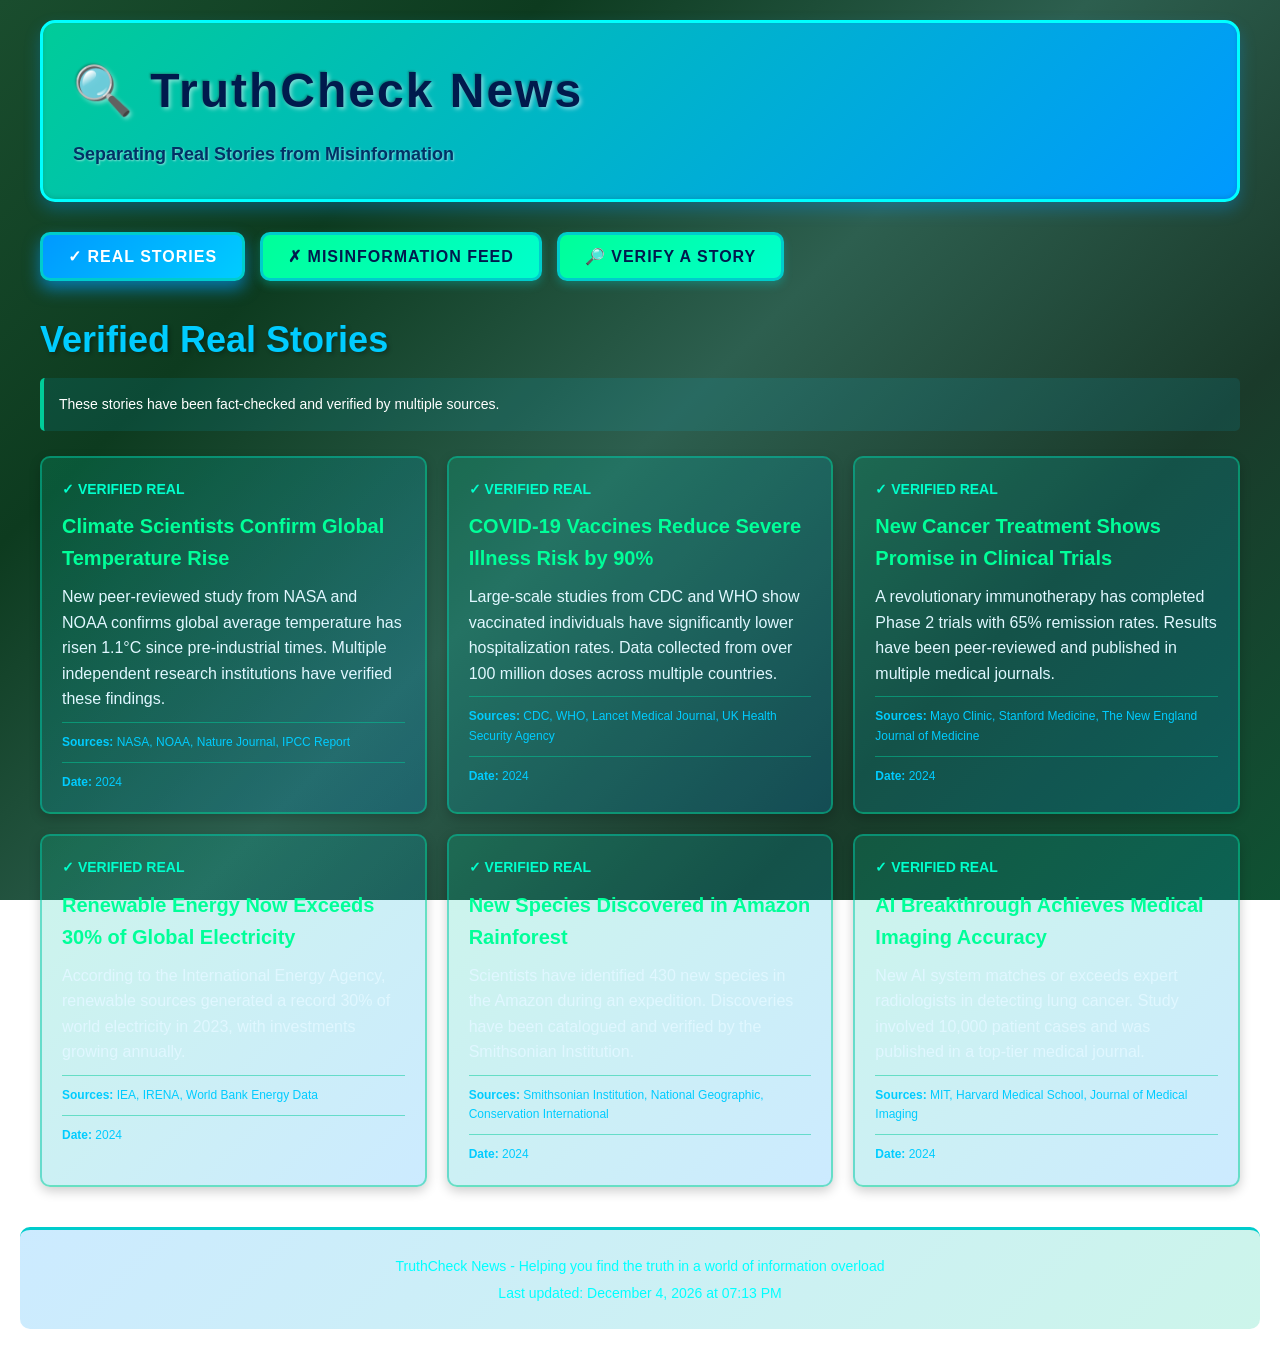
<file: blog/index.html>
<!DOCTYPE html>
<html lang="en">
<head>
    <meta charset="UTF-8">
    <meta name="viewport" content="width=device-width, initial-scale=1.0">
    <title>TruthCheck News - Real Stories vs Misinformation</title>
    <link rel="stylesheet" href="styles.css">
</head>
<body>
    <div class="container">
        <header>
            <div class="header-content">
                <h1>🔍 TruthCheck News</h1>
                <p class="tagline">Separating Real Stories from Misinformation</p>
            </div>
        </header>

        <nav class="tabs">
            <button class="tab-button active" onclick="switchTab('real')">✓ Real Stories</button>
            <button class="tab-button" onclick="switchTab('misinformation')">✗ Misinformation Feed</button>
            <button class="tab-button" onclick="switchTab('verify')">🔎 Verify a Story</button>
        </nav>

        <!-- Real Stories Tab -->
        <div id="real" class="tab-content active">
            <h2>Verified Real Stories</h2>
            <p class="section-info">These stories have been fact-checked and verified by multiple sources.</p>
            <div class="stories-grid" id="realStories">
                <!-- Stories will be loaded here -->
            </div>
        </div>

        <!-- Misinformation Tab -->
        <div id="misinformation" class="tab-content">
            <h2>⚠️ Common Misinformation</h2>
            <p class="section-info">Examples of false stories circulating online. Learn to spot the red flags!</p>
            <div class="stories-grid" id="misinformationStories">
                <!-- Stories will be loaded here -->
            </div>
        </div>

        <!-- Verify Tab -->
        <div id="verify" class="tab-content">
            <h2>Verify a Story</h2>
            <div class="verify-form">
                <input type="text" id="verifyInput" placeholder="Enter a news headline or story..." class="search-input">
                <button onclick="verifyStory()" class="verify-btn">Check Story</button>
            </div>
            <div id="verifyResult" class="verify-result"></div>
        </div>
    </div>

    <footer>
        <p>TruthCheck News - Helping you find the truth in a world of information overload</p>
        <p>Last updated: <span id="lastUpdate"></span></p>
    </footer>

    <script src="script.js"></script>
</body>
</html>
</file>
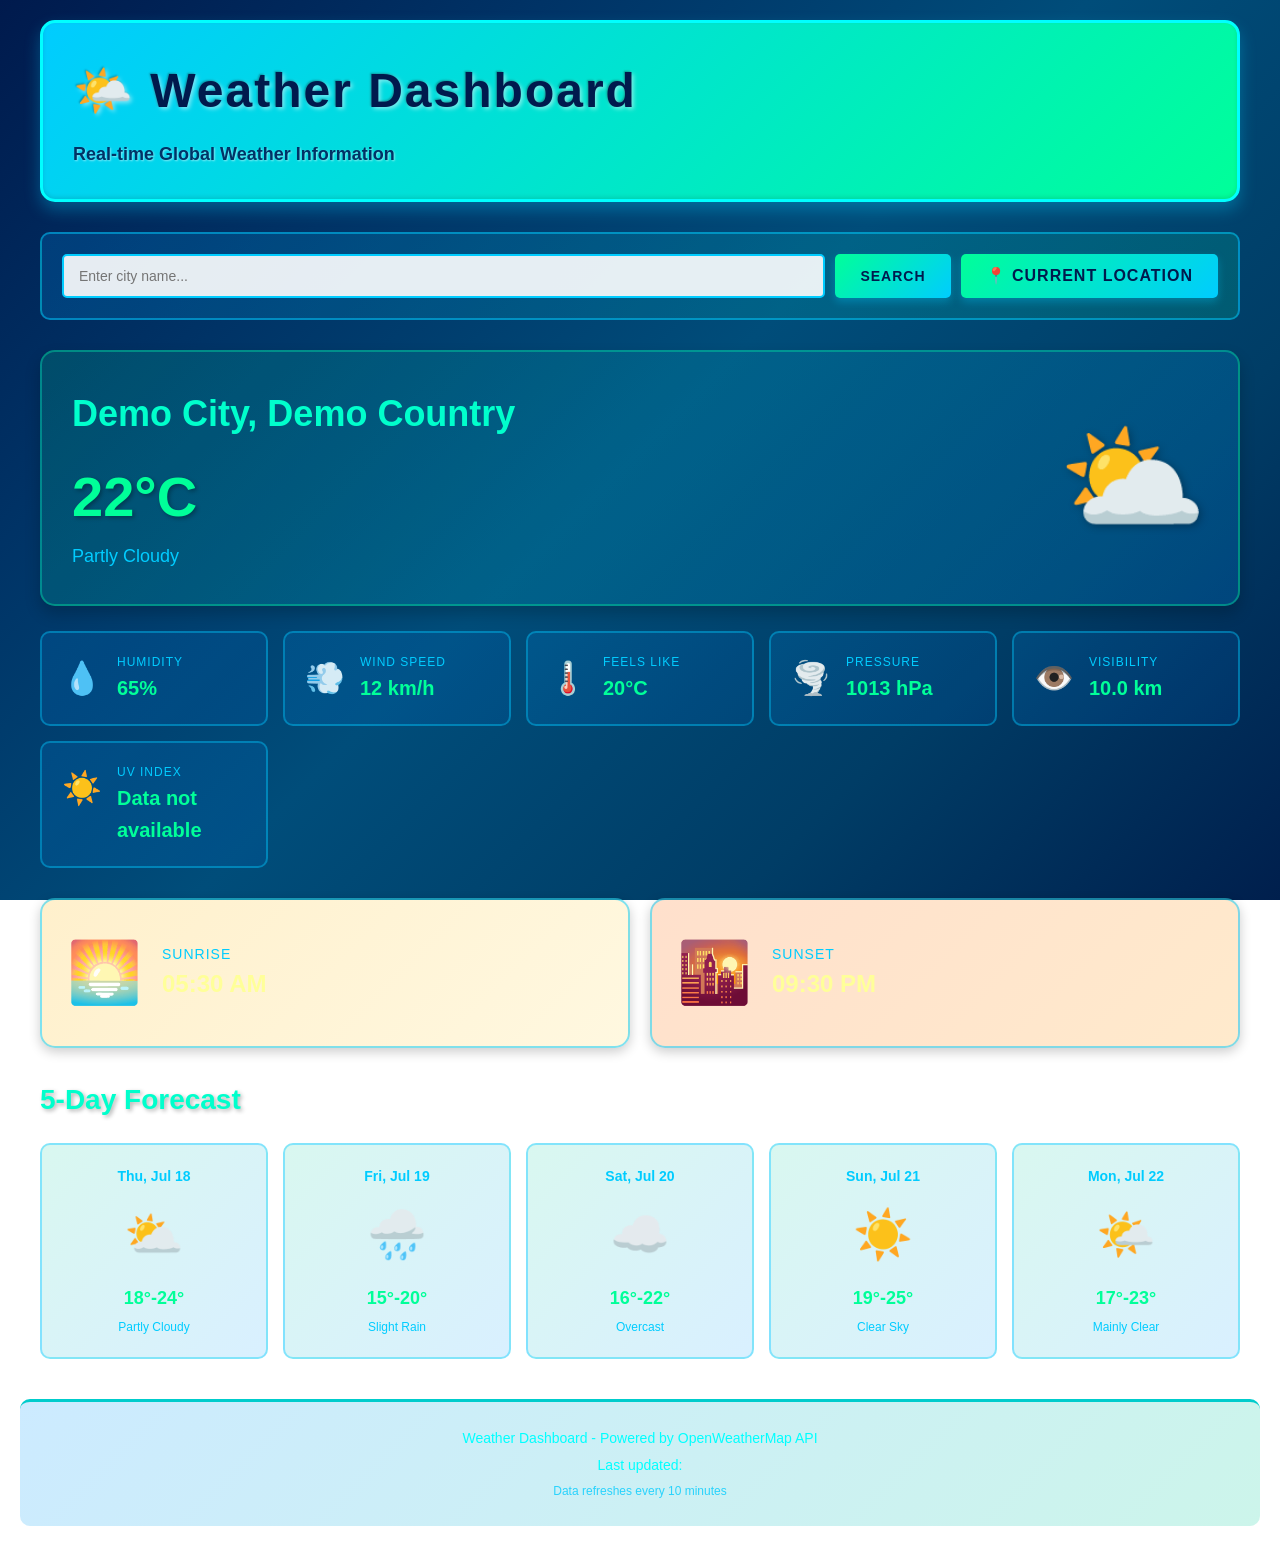
<file: weather/index.html>
<!DOCTYPE html>
<html lang="en">
<head>
    <meta charset="UTF-8">
    <meta name="viewport" content="width=device-width, initial-scale=1.0">
    <title>Weather Dashboard - Real-time Weather Data</title>
    <link rel="stylesheet" href="styles.css">
</head>
<body>
    <div class="container">
        <header>
            <div class="header-content">
                <h1>🌤️ Weather Dashboard</h1>
                <p class="tagline">Real-time Global Weather Information</p>
            </div>
        </header>

        <div class="search-section">
            <div class="search-box">
                <input type="text" id="cityInput" placeholder="Enter city name..." class="search-input">
                <button onclick="searchWeather()" class="search-btn">Search</button>
                <button onclick="getCurrentLocation()" class="location-btn">📍 Current Location</button>
            </div>
            <div id="loadingSpinner" class="loading-spinner" style="display: none;">
                <div class="spinner"></div>
                <p>Fetching weather data...</p>
            </div>
        </div>

        <div id="errorMessage" class="error-message" style="display: none;"></div>

        <!-- Current Weather Section -->
        <div id="currentWeather" class="weather-section" style="display: none;">
            <div class="weather-card main-card">
                <div class="city-info">
                    <h2 id="cityName"></h2>
                    <p id="temperature" class="temperature"></p>
                    <p id="weatherDesc" class="weather-desc"></p>
                </div>
                <div class="weather-icon" id="weatherIcon"></div>
            </div>

            <!-- Weather Details Grid -->
            <div class="details-grid">
                <div class="detail-card">
                    <div class="detail-icon">💧</div>
                    <div class="detail-content">
                        <p class="detail-label">Humidity</p>
                        <p class="detail-value" id="humidity"></p>
                    </div>
                </div>

                <div class="detail-card">
                    <div class="detail-icon">💨</div>
                    <div class="detail-content">
                        <p class="detail-label">Wind Speed</p>
                        <p class="detail-value" id="windSpeed"></p>
                    </div>
                </div>

                <div class="detail-card">
                    <div class="detail-icon">🌡️</div>
                    <div class="detail-content">
                        <p class="detail-label">Feels Like</p>
                        <p class="detail-value" id="feelsLike"></p>
                    </div>
                </div>

                <div class="detail-card">
                    <div class="detail-icon">🌪️</div>
                    <div class="detail-content">
                        <p class="detail-label">Pressure</p>
                        <p class="detail-value" id="pressure"></p>
                    </div>
                </div>

                <div class="detail-card">
                    <div class="detail-icon">👁️</div>
                    <div class="detail-content">
                        <p class="detail-label">Visibility</p>
                        <p class="detail-value" id="visibility"></p>
                    </div>
                </div>

                <div class="detail-card">
                    <div class="detail-icon">☀️</div>
                    <div class="detail-content">
                        <p class="detail-label">UV Index</p>
                        <p class="detail-value" id="uvIndex"></p>
                    </div>
                </div>
            </div>
        </div>

        <!-- Sunrise/Sunset Section -->
        <div id="sunSection" class="sun-section" style="display: none;">
            <div class="sun-card sunrise-card">
                <div class="sun-icon">🌅</div>
                <div class="sun-content">
                    <p class="sun-label">Sunrise</p>
                    <p class="sun-time" id="sunrise"></p>
                </div>
            </div>
            <div class="sun-card sunset-card">
                <div class="sun-icon">🌇</div>
                <div class="sun-content">
                    <p class="sun-label">Sunset</p>
                    <p class="sun-time" id="sunset"></p>
                </div>
            </div>
        </div>

        <!-- 5-Day Forecast Section -->
        <div id="forecastSection" class="forecast-section" style="display: none;">
            <h3>5-Day Forecast</h3>
            <div class="forecast-grid" id="forecastGrid">
                <!-- Forecast cards will be loaded here -->
            </div>
        </div>

        <!-- Weather Alerts Section -->
        <div id="alertsSection" class="alerts-section" style="display: none;">
            <h3>⚠️ Weather Alerts</h3>
            <div id="alertsList" class="alerts-list">
                <!-- Alerts will be loaded here -->
            </div>
        </div>

        <!-- Air Quality Section -->
        <div id="airQualitySection" class="air-quality-section" style="display: none;">
            <h3>🌬️ Air Quality</h3>
            <div class="aq-grid">
                <div class="aq-card">
                    <p class="aq-label">AQI</p>
                    <p class="aq-value" id="aqiValue"></p>
                    <p class="aq-status" id="aqiStatus"></p>
                </div>
                <div class="aq-card">
                    <p class="aq-label">PM2.5</p>
                    <p class="aq-value" id="pm25"></p>
                </div>
                <div class="aq-card">
                    <p class="aq-label">PM10</p>
                    <p class="aq-value" id="pm10"></p>
                </div>
                <div class="aq-card">
                    <p class="aq-label">O₃</p>
                    <p class="aq-value" id="ozone"></p>
                </div>
            </div>
        </div>
    </div>

    <footer>
        <p>Weather Dashboard - Powered by OpenWeatherMap API</p>
        <p>Last updated: <span id="lastUpdate"></span></p>
        <p class="footer-note">Data refreshes every 10 minutes</p>
    </footer>

    <script src="script.js"></script>
</body>
</html>
</file>
<file: blog/styles.css>
* {
    margin: 0;
    padding: 0;
    box-sizing: border-box;
}

body {
    font-family: 'Trebuchet MS', Arial, sans-serif;
    background: linear-gradient(135deg, #1a4d2e 0%, #0d3b1f 25%, #2d5f4f 50%, #1a3a2a 75%, #0f5233 100%);
    background-attachment: fixed;
    color: #333;
    line-height: 1.6;
    min-height: 100vh;
    padding: 20px;
}

.container {
    max-width: 1200px;
    margin: 0 auto;
}

/* Header */
header {
    background: linear-gradient(135deg, #00cc99 0%, #0099ff 100%);
    padding: 30px;
    border-radius: 15px;
    box-shadow: 0 8px 16px rgba(0, 153, 255, 0.3), inset 0 -2px 4px rgba(0, 0, 0, 0.1);
    margin-bottom: 30px;
    border: 3px solid #00ffff;
}

header h1 {
    color: #001a4d;
    font-size: 48px;
    text-shadow: 2px 2px 4px rgba(255, 255, 255, 0.5), -1px -1px 2px rgba(0, 0, 0, 0.3);
    margin-bottom: 10px;
    font-weight: 900;
    letter-spacing: 2px;
}

.tagline {
    color: #003366;
    font-size: 18px;
    font-weight: bold;
    text-shadow: 1px 1px 2px rgba(255, 255, 255, 0.5);
}

/* Navigation Tabs */
.tabs {
    display: flex;
    gap: 15px;
    margin-bottom: 30px;
    flex-wrap: wrap;
}

.tab-button {
    padding: 12px 25px;
    font-size: 16px;
    border: 3px solid #00cccc;
    background: linear-gradient(135deg, #00ff99 0%, #00ffcc 100%);
    color: #001a4d;
    border-radius: 10px;
    cursor: pointer;
    font-weight: bold;
    transition: all 0.3s ease;
    box-shadow: 0 4px 8px rgba(0, 204, 204, 0.3);
    text-transform: uppercase;
    letter-spacing: 1px;
}

.tab-button:hover {
    background: linear-gradient(135deg, #00ffff 0%, #00ff99 100%);
    box-shadow: 0 6px 12px rgba(0, 255, 255, 0.5);
    transform: translateY(-2px);
}

.tab-button.active {
    background: linear-gradient(135deg, #0099ff 0%, #00ccff 100%);
    box-shadow: 0 8px 16px rgba(0, 153, 255, 0.6);
    color: #fff;
}

/* Tab Content */
.tab-content {
    display: none;
    animation: fadeIn 0.5s ease-in;
}

.tab-content.active {
    display: block;
}

@keyframes fadeIn {
    from {
        opacity: 0;
        transform: translateY(10px);
    }
    to {
        opacity: 1;
        transform: translateY(0);
    }
}

.tab-content h2 {
    color: #00ccff;
    font-size: 36px;
    margin-bottom: 10px;
    text-shadow: 2px 2px 4px rgba(0, 0, 0, 0.3);
}

.section-info {
    background: rgba(0, 204, 255, 0.1);
    padding: 15px;
    border-left: 4px solid #00cc99;
    margin-bottom: 25px;
    border-radius: 5px;
    color: #fff;
    font-size: 14px;
}

/* Stories Grid */
.stories-grid {
    display: grid;
    grid-template-columns: repeat(auto-fill, minmax(350px, 1fr));
    gap: 20px;
    margin-bottom: 30px;
}

.story-card {
    border-radius: 10px;
    padding: 20px;
    box-shadow: 0 4px 12px rgba(0, 0, 0, 0.2);
    transition: all 0.3s ease;
    border-left: 5px solid;
}

.story-card:hover {
    transform: translateY(-5px);
    box-shadow: 0 8px 20px rgba(0, 0, 0, 0.3);
}

/* Real Stories - Blue/Green Theme */
.story-card.real {
    background: linear-gradient(135deg, rgba(0, 204, 153, 0.2), rgba(0, 153, 255, 0.2));
    border-left-color: #00cc99;
    border: 2px solid rgba(0, 204, 153, 0.5);
}

.story-card.real .story-header {
    color: #00ffcc;
    font-weight: bold;
    margin-bottom: 10px;
    font-size: 14px;
}

.story-card.real h3 {
    color: #00ff99;
    margin-bottom: 10px;
    font-size: 20px;
}

.story-card.real p {
    color: #e0f7ff;
}

.story-card.real .sources {
    color: #00ccff;
    font-size: 12px;
    margin-top: 10px;
    padding-top: 10px;
    border-top: 1px solid rgba(0, 204, 153, 0.5);
}

/* Misinformation Stories - Red Theme */
.story-card.misinformation {
    background: linear-gradient(135deg, rgba(255, 0, 0, 0.15), rgba(255, 100, 0, 0.15));
    border-left-color: #ff3333;
    border: 2px solid rgba(255, 51, 51, 0.5);
}

.story-card.misinformation .story-header {
    color: #ff6666;
    font-weight: bold;
    margin-bottom: 10px;
    font-size: 14px;
}

.story-card.misinformation h3 {
    color: #ff4444;
    margin-bottom: 10px;
    font-size: 20px;
}

.story-card.misinformation p {
    color: #ffcccc;
}

.story-card.misinformation .red-flags {
    background: rgba(255, 51, 51, 0.2);
    padding: 10px;
    margin-top: 10px;
    border-radius: 5px;
    color: #ffaaaa;
    font-size: 12px;
    border-left: 3px solid #ff3333;
}

/* Verify Section */
.verify-form {
    background: linear-gradient(135deg, rgba(0, 153, 255, 0.2), rgba(0, 204, 153, 0.2));
    padding: 25px;
    border-radius: 10px;
    border: 2px solid rgba(0, 204, 255, 0.5);
    margin-bottom: 25px;
    display: flex;
    gap: 10px;
    flex-wrap: wrap;
}

.search-input {
    flex: 1;
    min-width: 250px;
    padding: 12px 15px;
    border: 2px solid #00ccff;
    border-radius: 5px;
    font-size: 14px;
    background: rgba(255, 255, 255, 0.9);
    color: #333;
    font-family: 'Trebuchet MS', Arial, sans-serif;
}

.search-input:focus {
    outline: none;
    border-color: #00ff99;
    box-shadow: 0 0 10px rgba(0, 255, 153, 0.5);
}

.verify-btn {
    padding: 12px 30px;
    background: linear-gradient(135deg, #00ff99 0%, #00ccff 100%);
    color: #001a4d;
    border: none;
    border-radius: 5px;
    font-weight: bold;
    cursor: pointer;
    font-size: 14px;
    transition: all 0.3s ease;
    box-shadow: 0 4px 8px rgba(0, 204, 255, 0.3);
    text-transform: uppercase;
    letter-spacing: 1px;
}

.verify-btn:hover {
    box-shadow: 0 6px 12px rgba(0, 255, 153, 0.5);
    transform: translateY(-2px);
}

/* Verify Result */
.verify-result {
    margin-top: 20px;
    padding: 20px;
    border-radius: 10px;
    display: none;
}

.verify-result.show {
    display: block;
}

.result-real {
    background: linear-gradient(135deg, rgba(0, 204, 153, 0.3), rgba(0, 153, 255, 0.3));
    border: 2px solid #00cc99;
    color: #00ff99;
}

.result-fake {
    background: linear-gradient(135deg, rgba(255, 0, 0, 0.3), rgba(255, 100, 0, 0.3));
    border: 2px solid #ff3333;
    color: #ffaaaa;
}

.result-unknown {
    background: linear-gradient(135deg, rgba(255, 200, 0, 0.3), rgba(255, 150, 0, 0.3));
    border: 2px solid #ffcc00;
    color: #ffff99;
}

/* Footer */
footer {
    background: linear-gradient(135deg, rgba(0, 153, 255, 0.2), rgba(0, 204, 153, 0.2));
    padding: 20px;
    border-radius: 10px;
    border-top: 3px solid #00cccc;
    text-align: center;
    color: #00ffff;
    margin-top: 40px;
    font-size: 14px;
}

footer p {
    margin: 5px 0;
}

/* Responsive */
@media (max-width: 768px) {
    header h1 {
        font-size: 32px;
    }

    .stories-grid {
        grid-template-columns: 1fr;
    }

    .tabs {
        flex-direction: column;
    }

    .tab-button {
        width: 100%;
    }

    .verify-form {
        flex-direction: column;
    }

    .search-input {
        min-width: 100%;
    }
}
</file>
<file: weather/styles.css>
* {
    margin: 0;
    padding: 0;
    box-sizing: border-box;
}

body {
    font-family: 'Trebuchet MS', Arial, sans-serif;
    background: linear-gradient(135deg, #001a4d 0%, #003366 25%, #004d7a 50%, #003d66 75%, #001f4d 100%);
    background-attachment: fixed;
    color: #333;
    line-height: 1.6;
    min-height: 100vh;
    padding: 20px;
}

.container {
    max-width: 1200px;
    margin: 0 auto;
}

/* Header */
header {
    background: linear-gradient(135deg, #00ccff 0%, #00ff99 100%);
    padding: 30px;
    border-radius: 15px;
    box-shadow: 0 8px 16px rgba(0, 204, 255, 0.3), inset 0 -2px 4px rgba(0, 0, 0, 0.1);
    margin-bottom: 30px;
    border: 3px solid #00ffff;
}

header h1 {
    color: #001a4d;
    font-size: 48px;
    text-shadow: 2px 2px 4px rgba(255, 255, 255, 0.5), -1px -1px 2px rgba(0, 0, 0, 0.3);
    margin-bottom: 10px;
    font-weight: 900;
    letter-spacing: 2px;
}

.tagline {
    color: #003366;
    font-size: 18px;
    font-weight: bold;
    text-shadow: 1px 1px 2px rgba(255, 255, 255, 0.5);
}

/* Search Section */
.search-section {
    margin-bottom: 30px;
}

.search-box {
    display: flex;
    gap: 10px;
    flex-wrap: wrap;
    background: linear-gradient(135deg, rgba(0, 153, 255, 0.2), rgba(0, 204, 153, 0.2));
    padding: 20px;
    border-radius: 10px;
    border: 2px solid rgba(0, 204, 255, 0.5);
}

.search-input {
    flex: 1;
    min-width: 250px;
    padding: 12px 15px;
    border: 2px solid #00ccff;
    border-radius: 5px;
    font-size: 14px;
    background: rgba(255, 255, 255, 0.9);
    color: #333;
    font-family: 'Trebuchet MS', Arial, sans-serif;
}

.search-input:focus {
    outline: none;
    border-color: #00ff99;
    box-shadow: 0 0 10px rgba(0, 255, 153, 0.5);
}

.search-btn, .location-btn {
    padding: 12px 25px;
    background: linear-gradient(135deg, #00ff99 0%, #00ccff 100%);
    color: #001a4d;
    border: none;
    border-radius: 5px;
    font-weight: bold;
    cursor: pointer;
    font-size: 14px;
    transition: all 0.3s ease;
    box-shadow: 0 4px 8px rgba(0, 204, 255, 0.3);
    text-transform: uppercase;
    letter-spacing: 1px;
}

.search-btn:hover, .location-btn:hover {
    box-shadow: 0 6px 12px rgba(0, 255, 153, 0.5);
    transform: translateY(-2px);
}

.location-btn {
    font-size: 16px;
}

/* Loading Spinner */
.loading-spinner {
    text-align: center;
    padding: 30px;
    background: rgba(0, 204, 255, 0.1);
    border-radius: 10px;
    border: 2px dashed #00ccff;
}

.spinner {
    border: 4px solid rgba(0, 204, 255, 0.2);
    border-top: 4px solid #00ff99;
    border-radius: 50%;
    width: 40px;
    height: 40px;
    animation: spin 1s linear infinite;
    margin: 0 auto 10px;
}

@keyframes spin {
    0% { transform: rotate(0deg); }
    100% { transform: rotate(360deg); }
}

.loading-spinner p {
    color: #00ffcc;
    font-weight: bold;
}

/* Error Message */
.error-message {
    background: linear-gradient(135deg, rgba(255, 0, 0, 0.2), rgba(255, 100, 0, 0.2));
    border: 2px solid #ff3333;
    border-radius: 10px;
    padding: 20px;
    color: #ffaaaa;
    margin-bottom: 20px;
    font-weight: bold;
}

/* Weather Section */
.weather-section {
    margin-bottom: 30px;
}

.weather-card {
    border-radius: 15px;
    padding: 30px;
    background: linear-gradient(135deg, rgba(0, 204, 153, 0.2), rgba(0, 153, 255, 0.2));
    border: 2px solid rgba(0, 204, 153, 0.5);
    box-shadow: 0 8px 16px rgba(0, 0, 0, 0.2);
    transition: all 0.3s ease;
}

.weather-card:hover {
    transform: translateY(-5px);
    box-shadow: 0 12px 24px rgba(0, 204, 255, 0.3);
}

.main-card {
    display: flex;
    justify-content: space-between;
    align-items: center;
    flex-wrap: wrap;
    gap: 20px;
    margin-bottom: 25px;
}

.city-info h2 {
    color: #00ffcc;
    font-size: 36px;
    margin-bottom: 10px;
}

.temperature {
    color: #00ff99;
    font-size: 56px;
    font-weight: bold;
    text-shadow: 2px 2px 4px rgba(0, 0, 0, 0.3);
}

.weather-desc {
    color: #00ccff;
    font-size: 18px;
    text-transform: capitalize;
}

.weather-icon {
    font-size: 120px;
    text-shadow: 2px 2px 8px rgba(0, 0, 0, 0.3);
}

/* Details Grid */
.details-grid {
    display: grid;
    grid-template-columns: repeat(auto-fit, minmax(200px, 1fr));
    gap: 15px;
    margin-bottom: 30px;
}

.detail-card {
    background: linear-gradient(135deg, rgba(0, 153, 255, 0.15), rgba(0, 102, 204, 0.15));
    border: 2px solid rgba(0, 204, 255, 0.4);
    border-radius: 10px;
    padding: 20px;
    display: flex;
    gap: 15px;
    transition: all 0.3s ease;
}

.detail-card:hover {
    background: linear-gradient(135deg, rgba(0, 204, 153, 0.2), rgba(0, 153, 255, 0.2));
    border-color: rgba(0, 255, 153, 0.6);
    transform: translateY(-3px);
}

.detail-icon {
    font-size: 32px;
}

.detail-content {
    flex: 1;
}

.detail-label {
    color: #00ccff;
    font-size: 12px;
    text-transform: uppercase;
    letter-spacing: 1px;
}

.detail-value {
    color: #00ff99;
    font-size: 20px;
    font-weight: bold;
}

/* Sun Section */
.sun-section {
    display: grid;
    grid-template-columns: repeat(auto-fit, minmax(250px, 1fr));
    gap: 20px;
    margin-bottom: 30px;
}

.sun-card {
    border-radius: 15px;
    padding: 25px;
    display: flex;
    align-items: center;
    gap: 20px;
    border: 2px solid rgba(0, 204, 255, 0.5);
    box-shadow: 0 4px 12px rgba(0, 0, 0, 0.2);
    transition: all 0.3s ease;
}

.sunrise-card {
    background: linear-gradient(135deg, rgba(255, 180, 0, 0.2), rgba(255, 220, 100, 0.2));
}

.sunset-card {
    background: linear-gradient(135deg, rgba(255, 100, 0, 0.2), rgba(255, 150, 0, 0.2));
}

.sun-card:hover {
    transform: translateY(-5px);
}

.sun-icon {
    font-size: 60px;
}

.sun-content {
    flex: 1;
}

.sun-label {
    color: #00ccff;
    font-size: 14px;
    text-transform: uppercase;
    letter-spacing: 1px;
}

.sun-time {
    color: #ffff99;
    font-size: 24px;
    font-weight: bold;
}

/* Forecast Section */
.forecast-section {
    margin-bottom: 30px;
}

.forecast-section h3 {
    color: #00ffcc;
    font-size: 28px;
    margin-bottom: 20px;
    text-shadow: 2px 2px 4px rgba(0, 0, 0, 0.3);
}

.forecast-grid {
    display: grid;
    grid-template-columns: repeat(auto-fit, minmax(180px, 1fr));
    gap: 15px;
}

.forecast-card {
    background: linear-gradient(135deg, rgba(0, 204, 153, 0.15), rgba(0, 153, 255, 0.15));
    border: 2px solid rgba(0, 204, 255, 0.4);
    border-radius: 10px;
    padding: 20px;
    text-align: center;
    transition: all 0.3s ease;
}

.forecast-card:hover {
    transform: translateY(-5px);
    background: linear-gradient(135deg, rgba(0, 204, 153, 0.25), rgba(0, 153, 255, 0.25));
    box-shadow: 0 6px 12px rgba(0, 204, 255, 0.3);
}

.forecast-date {
    color: #00ccff;
    font-size: 14px;
    font-weight: bold;
    margin-bottom: 10px;
}

.forecast-icon {
    font-size: 48px;
    margin: 10px 0;
}

.forecast-temp {
    color: #00ff99;
    font-size: 18px;
    font-weight: bold;
    margin-bottom: 5px;
}

.forecast-desc {
    color: #00ccff;
    font-size: 12px;
    text-transform: capitalize;
}

/* Alerts Section */
.alerts-section {
    margin-bottom: 30px;
}

.alerts-section h3 {
    color: #ff6666;
    font-size: 28px;
    margin-bottom: 20px;
}

.alerts-list {
    display: flex;
    flex-direction: column;
    gap: 15px;
}

.alert-item {
    background: linear-gradient(135deg, rgba(255, 0, 0, 0.2), rgba(255, 100, 0, 0.2));
    border: 2px solid #ff3333;
    border-radius: 10px;
    padding: 20px;
    color: #ffaaaa;
}

.alert-title {
    color: #ff6666;
    font-weight: bold;
    font-size: 16px;
    margin-bottom: 5px;
}

.alert-desc {
    font-size: 14px;
}

/* Air Quality Section */
.air-quality-section {
    margin-bottom: 30px;
}

.air-quality-section h3 {
    color: #00ffcc;
    font-size: 28px;
    margin-bottom: 20px;
}

.aq-grid {
    display: grid;
    grid-template-columns: repeat(auto-fit, minmax(200px, 1fr));
    gap: 15px;
}

.aq-card {
    background: linear-gradient(135deg, rgba(0, 204, 153, 0.15), rgba(0, 153, 255, 0.15));
    border: 2px solid rgba(0, 204, 255, 0.4);
    border-radius: 10px;
    padding: 20px;
    text-align: center;
    transition: all 0.3s ease;
}

.aq-card:hover {
    transform: translateY(-3px);
    box-shadow: 0 4px 12px rgba(0, 204, 255, 0.3);
}

.aq-label {
    color: #00ccff;
    font-size: 12px;
    text-transform: uppercase;
    letter-spacing: 1px;
    margin-bottom: 10px;
}

.aq-value {
    color: #00ff99;
    font-size: 28px;
    font-weight: bold;
    margin-bottom: 5px;
}

.aq-status {
    color: #ffff99;
    font-size: 12px;
    text-transform: uppercase;
}

/* Footer */
footer {
    background: linear-gradient(135deg, rgba(0, 153, 255, 0.2), rgba(0, 204, 153, 0.2));
    padding: 20px;
    border-radius: 10px;
    border-top: 3px solid #00cccc;
    text-align: center;
    color: #00ffff;
    margin-top: 40px;
    font-size: 14px;
}

footer p {
    margin: 5px 0;
}

.footer-note {
    font-size: 12px;
    color: #00ccff;
    opacity: 0.8;
}

/* Responsive */
@media (max-width: 768px) {
    header h1 {
        font-size: 32px;
    }

    .main-card {
        flex-direction: column;
        text-align: center;
    }

    .temperature {
        font-size: 42px;
    }

    .search-box {
        flex-direction: column;
    }

    .search-input {
        min-width: 100%;
    }

    .details-grid {
        grid-template-columns: repeat(2, 1fr);
    }

    .forecast-grid {
        grid-template-columns: repeat(2, 1fr);
    }
}
</file>
